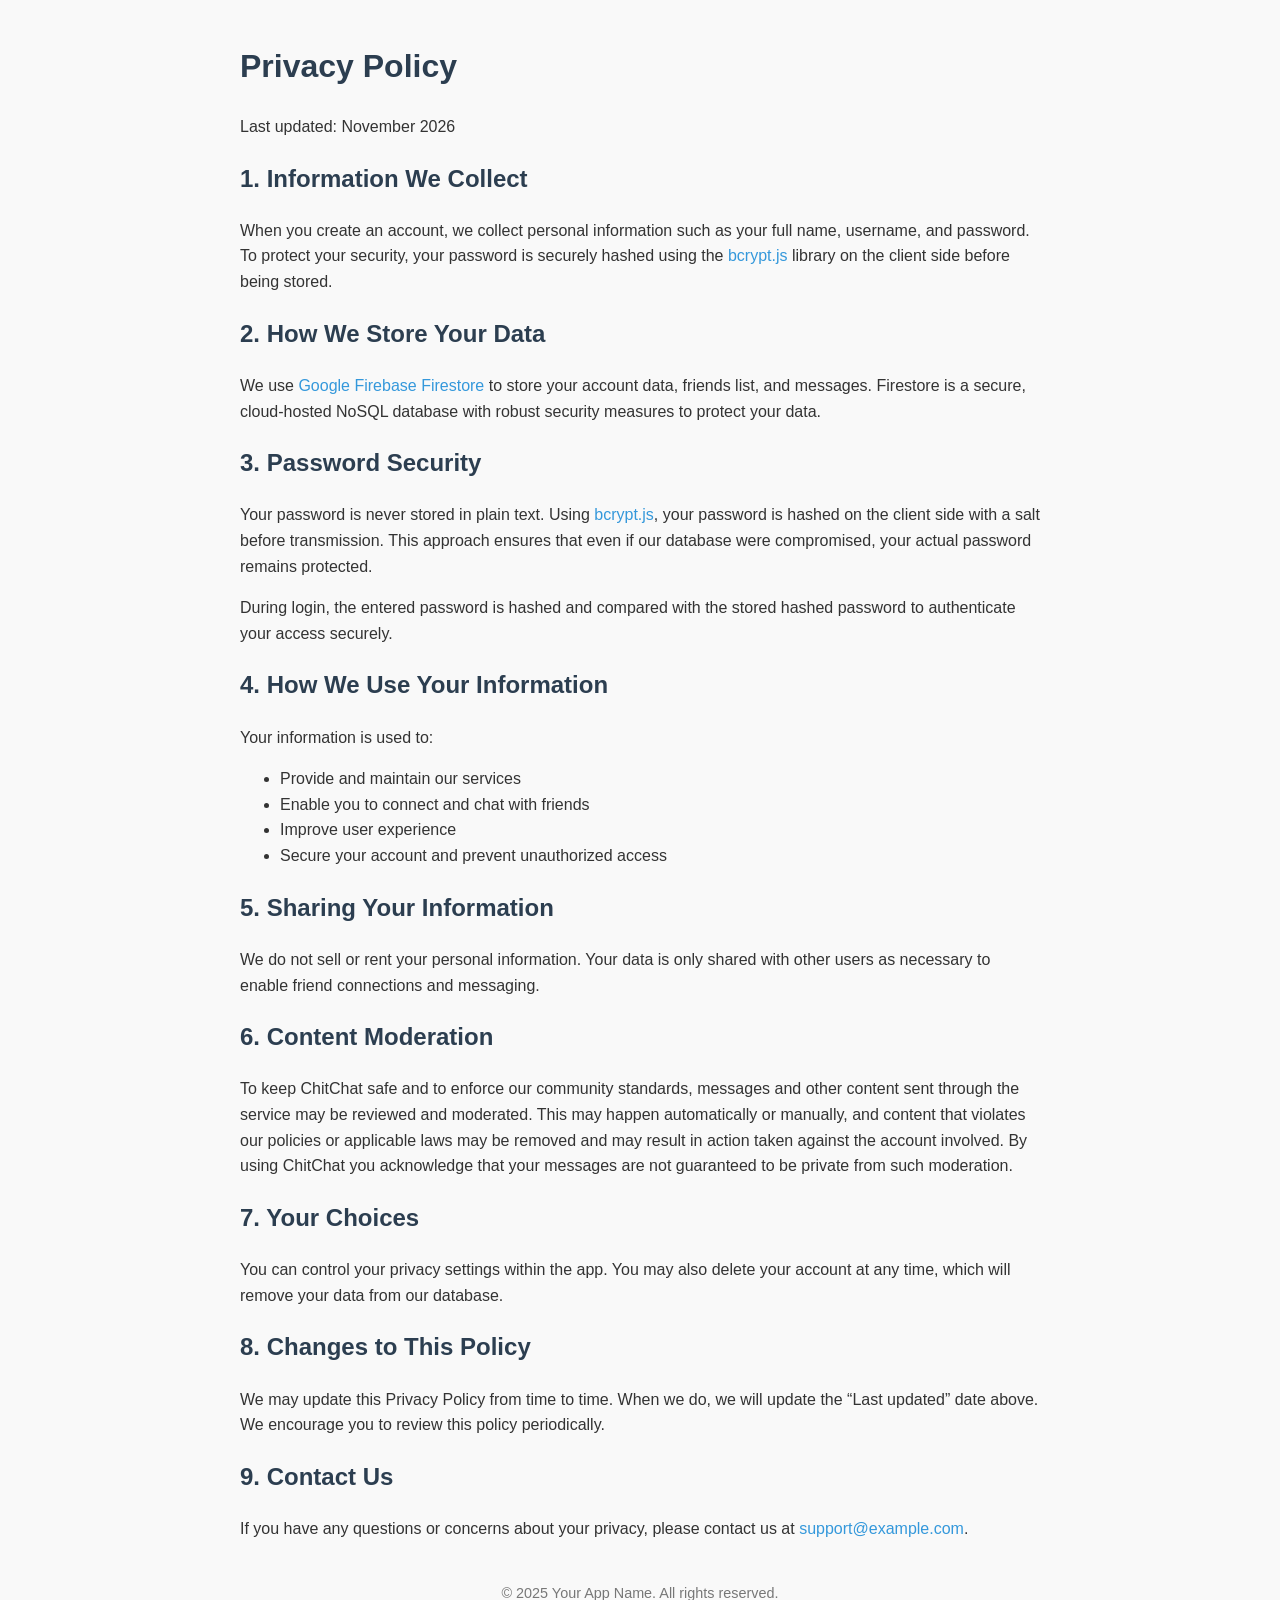
<file: public/privacy-policy.html>
<!DOCTYPE html>
<html lang="en">
<head>
  <meta charset="UTF-8" />
  <meta name="viewport" content="width=device-width, initial-scale=1" />
  <title>Privacy Policy</title>
  <link rel="icon" href="/favicon.png" type="image/x-icon" />
  <style>
    body {
      font-family: 'Segoe UI', Tahoma, Geneva, Verdana, sans-serif;
      background-color: #f9f9f9;
      margin: 0;
      padding: 20px;
      color: #333;
      max-width: 800px;
      margin-left: auto;
      margin-right: auto;
      line-height: 1.6;
    }
    h1, h2 {
      color: #2c3e50;
    }
    a {
      color: #3498db;
      text-decoration: none;
    }
    a:hover {
      text-decoration: underline;
    }
    section {
      margin-bottom: 20px;
    }
    footer {
      margin-top: 40px;
      font-size: 0.9rem;
      color: #777;
      text-align: center;
    }
  </style>
</head>
<body>
  <h1>Privacy Policy</h1>
  <p>Last updated: November 2026</p>

  <section>
    <h2>1. Information We Collect</h2>
    <p>When you create an account, we collect personal information such as your full name, username, and password. To protect your security, your password is securely hashed using the <a href="https://github.com/dcodeIO/bcrypt.js" target="_blank" rel="noopener noreferrer">bcrypt.js</a> library on the client side before being stored.</p>
  </section>

  <section>
    <h2>2. How We Store Your Data</h2>
    <p>We use <a href="https://firebase.google.com/docs/firestore" target="_blank" rel="noopener noreferrer">Google Firebase Firestore</a> to store your account data, friends list, and messages. Firestore is a secure, cloud-hosted NoSQL database with robust security measures to protect your data.</p>
  </section>

  <section>
    <h2>3. Password Security</h2>
    <p>Your password is never stored in plain text. Using <a href="https://github.com/dcodeIO/bcrypt.js" target="_blank" rel="noopener noreferrer">bcrypt.js</a>, your password is hashed on the client side with a salt before transmission. This approach ensures that even if our database were compromised, your actual password remains protected.</p>
    <p>During login, the entered password is hashed and compared with the stored hashed password to authenticate your access securely.</p>
  </section>

  <section>
    <h2>4. How We Use Your Information</h2>
    <p>Your information is used to:</p>
    <ul>
      <li>Provide and maintain our services</li>
      <li>Enable you to connect and chat with friends</li>
      <li>Improve user experience</li>
      <li>Secure your account and prevent unauthorized access</li>
    </ul>
  </section>

  <section>
    <h2>5. Sharing Your Information</h2>
    <p>We do not sell or rent your personal information. Your data is only shared with other users as necessary to enable friend connections and messaging.</p>
  </section>

  <section>
    <h2>6. Content Moderation</h2>
    <p>To keep ChitChat safe and to enforce our community standards, messages and other content sent through the service may be reviewed and moderated. This may happen automatically or manually, and content that violates our policies or applicable laws may be removed and may result in action taken against the account involved. By using ChitChat you acknowledge that your messages are not guaranteed to be private from such moderation.</p>
  </section>

  <section>
    <h2>7. Your Choices</h2>
    <p>You can control your privacy settings within the app. You may also delete your account at any time, which will remove your data from our database.</p>
  </section>

  <section>
    <h2>8. Changes to This Policy</h2>
    <p>We may update this Privacy Policy from time to time. When we do, we will update the “Last updated” date above. We encourage you to review this policy periodically.</p>
  </section>

  <section>
    <h2>9. Contact Us</h2>
    <p>If you have any questions or concerns about your privacy, please contact us at <a href="mailto:support@example.com">support@example.com</a>.</p>
  </section>

  <footer>
    &copy; 2025 Your App Name. All rights reserved.
  </footer>
</body>
</html>
</file>
